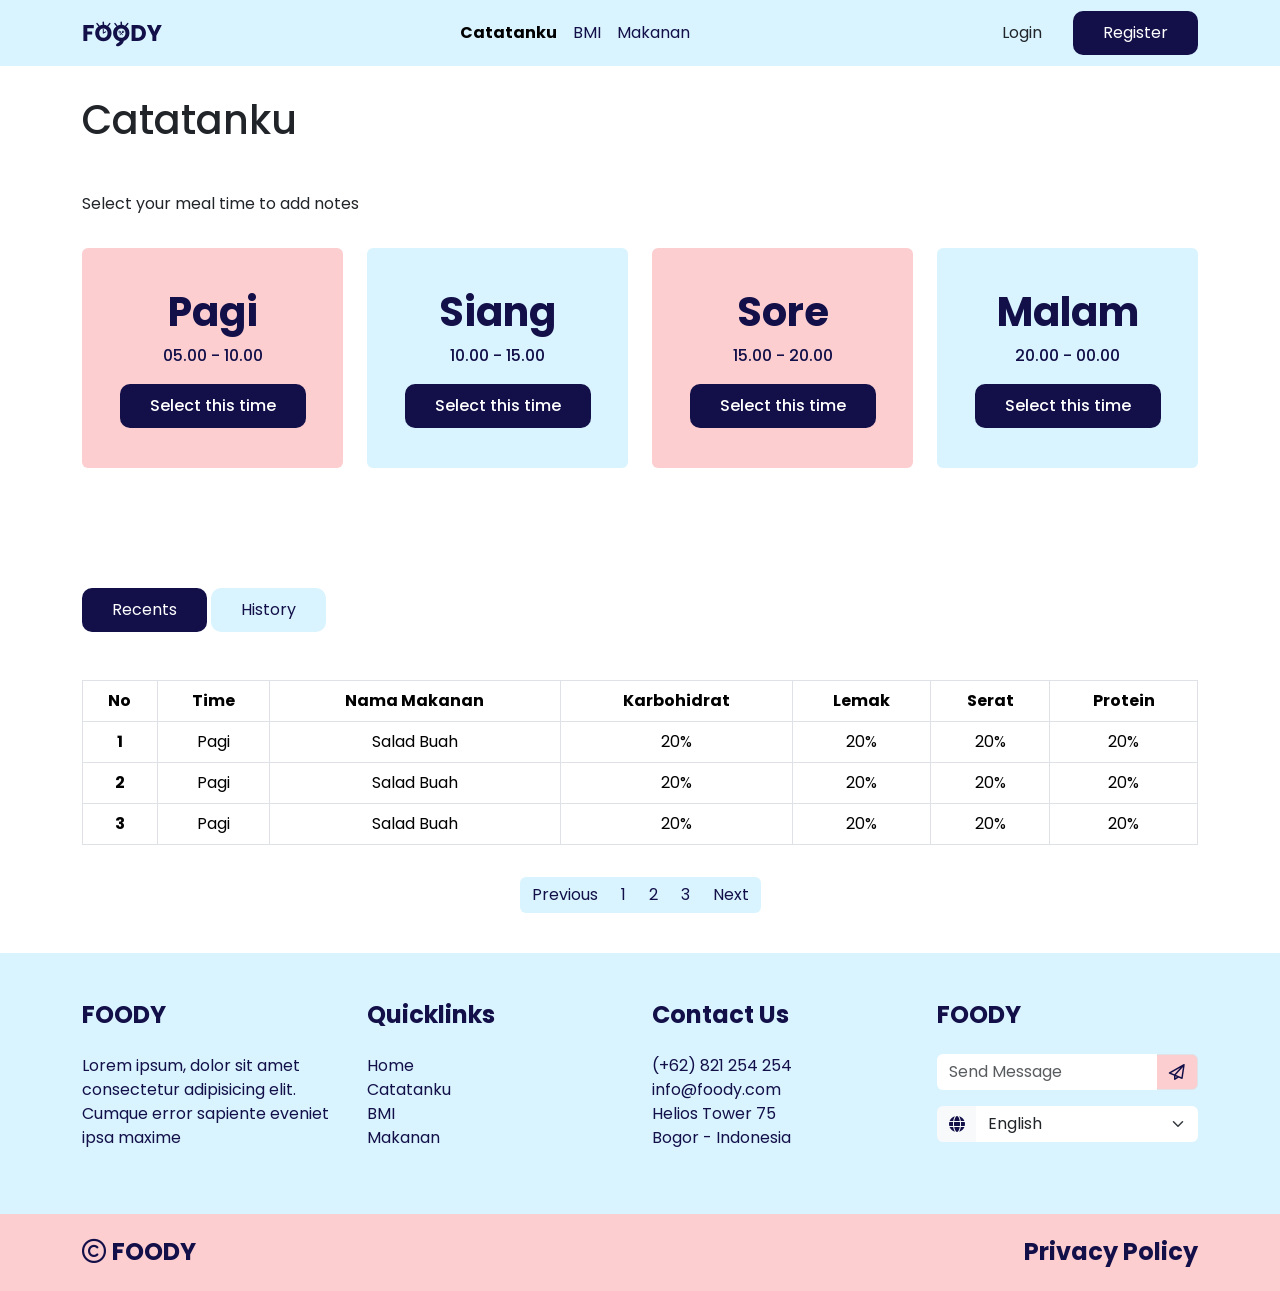
<file: catatanku.html>
<!doctype html>
<html lang="en">
<head>
    <meta charset="utf-8">
    <meta name="viewport" content="width=device-width, initial-scale=1">
    <title>Catatanku</title>
    <link href="https://cdn.jsdelivr.net/npm/bootstrap@5.3.1/dist/css/bootstrap.min.css" rel="stylesheet" integrity="sha384-4bw+/aepP/YC94hEpVNVgiZdgIC5+VKNBQNGCHeKRQN+PtmoHDEXuppvnDJzQIu9" crossorigin="anonymous">
    <link rel="preconnect" href="https://fonts.googleapis.com">
    <link rel="preconnect" href="https://fonts.gstatic.com" crossorigin>
    <link href="https://fonts.googleapis.com/css2?family=Poppins:ital,wght@0,300;0,400;0,500;0,600;0,700;1,600;1,700&family=Source+Sans+3:ital,wght@0,400;0,500;0,600;0,700;1,400;1,500;1,600;1,700&display=swap" rel="stylesheet">
    <link rel="stylesheet" href="https://cdnjs.cloudflare.com/ajax/libs/font-awesome/6.0.0-beta3/css/all.min.css">
    <link rel="stylesheet" href="src/css/style.css">
</head>
<body>
    <nav class="navbar navbar-expand-lg fixed-top biru">
        <div class="container biru">
            <a class="navbar-brand" href="index.html">
                <img src="src/img/logo.svg" alt="foody" width="80" height="40">
            </a>
            <button class="navbar-toggler" type="button" data-bs-toggle="collapse" data-bs-target="#navbarSupportedContent" aria-controls="navbarSupportedContent" aria-expanded="false" aria-label="Toggle navigation">
                <span class="navbar-toggler-icon"></span>
            </button>
            <div class="collapse navbar-collapse" id="navbarSupportedContent">
                <ul class="navbar-nav mx-auto text-center mb-2 mb-lg-0 justify-content-center">
                    <li class="nav-item">
                        <a class="nav-link active fw-bold text-navy" aria-current="page" href="catatanku.html">Catatanku</a>
                    </li>
                    <li class="nav-item">
                        <a class="nav-link text-navy" href="#">BMI</a>
                    </li>
                    <li class="nav-item">
                        <a class="nav-link text-navy" href="makanan.html">Makanan</a>
                    </li>
                </ul>
                <button class="btn" type="submit">Login</button>
                <button class="btn btn-success navy hov-pink border border-0" type="submit">Register</button>
            </div>
        </div>
    </nav>

    <section class="py-5">
        <div class="container py-5">
            <div class="row align-items-center">
                <h1 class="text-start mb-5">Catatanku</h1>
                <p>Select your meal time to add notes</p>
                <div class="col-lg-3 col-md-6 col-sm-12">
                    <div class="card py-4 pink mt-3 mb-3 border border-0">
                        <div class="card-body text-center">
                            <h5 class="card-title display-6 fw-bold">Pagi</h5>
                            <p class="card-text fw-medium">05.00 - 10.00</p>
                            <!-- Button trigger modal -->
                            <button type="button" class="btn btn-primary navy hov-biru fw-medium border border-0" data-bs-toggle="modal" data-bs-target="#exampleModal">
                                Select this time
                            </button>
                            
                            <!-- Modal -->
                            <div class="modal fade" id="exampleModal" tabindex="-1" aria-labelledby="exampleModalLabel" aria-hidden="true">
                                <div class="modal-dialog">
                                    <div class="modal-content">
                                        <div class="modal-header">
                                            <h1 class="modal-title fs-5" id="exampleModalLabel">Pagi</h1>
                                            <button type="button" class="btn-close" data-bs-dismiss="modal" aria-label="Close"></button>
                                        </div>
                                        <div class="modal-body">
                                            <div class="container">
                                                <div class="row">
                                                    <div class="col-lg-6 col-md-6 col-sm-12">
                                                        <select class="form-select form-select-sm mb-3" aria-label="Small select example">
                                                            <option selected>Time</option>
                                                            <option value="1">06.00</option>
                                                            <option value="2">07.00</option>
                                                            <option value="3">08.00</option>
                                                        </select>
                                                    </div>
                                                    <div class="col-lg-6 col-md-6 col-sm-12">
                                                        <select class="form-select form-select-sm mb-3" aria-label="Small select example">
                                                            <option selected>Jumlah Makan</option>
                                                            <option value="1">1</option>
                                                            <option value="2">2</option>
                                                            <option value="3">3</option>
                                                        </select>
                                                    </div>
                                                    <div class="col-lg-12 col-md-12 col-sm-12">
                                                        <div class="input-group mb-3">
                                                            <span class="input-group-text" id="basic-addon1">Nama Makanan</span>
                                                            <input type="text" class="form-control" placeholder="..." aria-label="..." aria-describedby="basic-addon1">
                                                        </div>
                                                    </div>
                                                    <div class="col-lg-6 col-md-6 col-sm-12">
                                                        <select class="form-select form-select-sm mb-3" aria-label="Small select example">
                                                            <option selected>Karbohidrat</option>
                                                            <option value="1">1</option>
                                                            <option value="2">2</option>
                                                            <option value="3">3</option>
                                                        </select>
                                                    </div>
                                                    <div class="col-lg-6 col-md-6 col-sm-12">
                                                        <select class="form-select form-select-sm mb-3" aria-label="Small select example">
                                                            <option selected>Lemak</option>
                                                            <option value="1">1</option>
                                                            <option value="2">2</option>
                                                            <option value="3">3</option>
                                                        </select>
                                                    </div>
                                                    <div class="col-lg-6 col-md-6 col-sm-12">
                                                        <select class="form-select form-select-sm mb-3" aria-label="Small select example">
                                                            <option selected>Serat</option>
                                                            <option value="1">1</option>
                                                            <option value="2">2</option>
                                                            <option value="3">3</option>
                                                        </select>
                                                    </div>
                                                    <div class="col-lg-6 col-md-6 col-sm-12">
                                                        <select class="form-select form-select-sm mb-3" aria-label="Small select example">
                                                            <option selected>Protein</option>
                                                            <option value="1">1</option>
                                                            <option value="2">2</option>
                                                            <option value="3">3</option>
                                                        </select>
                                                    </div>
                                                </div>
                                            </div>
                                        </div>
                                        <div class="modal-footer">
                                            <button type="button" class="btn btn-secondary biru" data-bs-dismiss="modal">Close</button>
                                            <button type="button" class="btn btn-primary navy hov-pink">Save changes</button>
                                        </div>
                                    </div>
                                </div>
                            </div>
                        </div>
                    </div>
                </div>
                <div class="col-lg-3 col-md-6 col-sm-12">
                    <div class="card py-4 biru mt-3 mb-3 border border-0">
                        <div class="card-body text-center">
                            <h5 class="card-title display-6 fw-bold">Siang</h5>
                            <p class="card-text fw-medium">10.00 - 15.00</p>
                            <!-- Button trigger modal -->
                            <button type="button" class="btn btn-primary navy hov-pink fw-medium border border-0" data-bs-toggle="modal" data-bs-target="#exampleModal">
                                Select this time
                            </button>
                            
                            <!-- Modal -->
                            <div class="modal fade" id="exampleModal" tabindex="-1" aria-labelledby="exampleModalLabel" aria-hidden="true">
                                <div class="modal-dialog">
                                    <div class="modal-content">
                                        <div class="modal-header">
                                            <h1 class="modal-title fs-5" id="exampleModalLabel">Pagi</h1>
                                            <button type="button" class="btn-close" data-bs-dismiss="modal" aria-label="Close"></button>
                                        </div>
                                        <div class="modal-body">
                                            <div class="container">
                                                <div class="row">
                                                    <div class="col-lg-6 col-md-6 col-sm-12">
                                                        <select class="form-select form-select-sm mb-3" aria-label="Small select example">
                                                            <option selected>Time</option>
                                                            <option value="1">06.00</option>
                                                            <option value="2">07.00</option>
                                                            <option value="3">08.00</option>
                                                        </select>
                                                    </div>
                                                    <div class="col-lg-6 col-md-6 col-sm-12">
                                                        <select class="form-select form-select-sm mb-3" aria-label="Small select example">
                                                            <option selected>Jumlah Makan</option>
                                                            <option value="1">1</option>
                                                            <option value="2">2</option>
                                                            <option value="3">3</option>
                                                        </select>
                                                    </div>
                                                    <div class="col-lg-12 col-md-12 col-sm-12">
                                                        <div class="input-group mb-3">
                                                            <span class="input-group-text" id="basic-addon1">Nama Makanan</span>
                                                            <input type="text" class="form-control" placeholder="..." aria-label="..." aria-describedby="basic-addon1">
                                                        </div>
                                                    </div>
                                                    <div class="col-lg-6 col-md-6 col-sm-12">
                                                        <select class="form-select form-select-sm mb-3" aria-label="Small select example">
                                                            <option selected>Karbohidrat</option>
                                                            <option value="1">1</option>
                                                            <option value="2">2</option>
                                                            <option value="3">3</option>
                                                        </select>
                                                    </div>
                                                    <div class="col-lg-6 col-md-6 col-sm-12">
                                                        <select class="form-select form-select-sm mb-3" aria-label="Small select example">
                                                            <option selected>Lemak</option>
                                                            <option value="1">1</option>
                                                            <option value="2">2</option>
                                                            <option value="3">3</option>
                                                        </select>
                                                    </div>
                                                    <div class="col-lg-6 col-md-6 col-sm-12">
                                                        <select class="form-select form-select-sm mb-3" aria-label="Small select example">
                                                            <option selected>Serat</option>
                                                            <option value="1">1</option>
                                                            <option value="2">2</option>
                                                            <option value="3">3</option>
                                                        </select>
                                                    </div>
                                                    <div class="col-lg-6 col-md-6 col-sm-12">
                                                        <select class="form-select form-select-sm mb-3" aria-label="Small select example">
                                                            <option selected>Protein</option>
                                                            <option value="1">1</option>
                                                            <option value="2">2</option>
                                                            <option value="3">3</option>
                                                        </select>
                                                    </div>
                                                </div>
                                            </div>
                                        </div>
                                        <div class="modal-footer">
                                            <button type="button" class="btn btn-secondary biru" data-bs-dismiss="modal">Close</button>
                                            <button type="button" class="btn btn-primary navy hov-pink">Save changes</button>
                                        </div>
                                    </div>
                                </div>
                            </div>
                        </div>
                    </div>
                </div>
                <div class="col-lg-3 col-md-6 col-sm-12">
                    <div class="card py-4 pink mt-3 mb-3 border border-0">
                        <div class="card-body text-center">
                            <h5 class="card-title display-6 fw-bold">Sore</h5>
                            <p class="card-text fw-medium">15.00 - 20.00</p>
                            <!-- Button trigger modal -->
                            <button type="button" class="btn btn-primary navy hov-biru fw-medium border border-0" data-bs-toggle="modal" data-bs-target="#exampleModal">
                                Select this time
                            </button>
                            
                            <!-- Modal -->
                            <div class="modal fade" id="exampleModal" tabindex="-1" aria-labelledby="exampleModalLabel" aria-hidden="true">
                                <div class="modal-dialog">
                                    <div class="modal-content">
                                        <div class="modal-header">
                                            <h1 class="modal-title fs-5" id="exampleModalLabel">Pagi</h1>
                                            <button type="button" class="btn-close" data-bs-dismiss="modal" aria-label="Close"></button>
                                        </div>
                                        <div class="modal-body">
                                            <div class="container">
                                                <div class="row">
                                                    <div class="col-lg-6 col-md-6 col-sm-12">
                                                        <select class="form-select form-select-sm mb-3" aria-label="Small select example">
                                                            <option selected>Time</option>
                                                            <option value="1">06.00</option>
                                                            <option value="2">07.00</option>
                                                            <option value="3">08.00</option>
                                                        </select>
                                                    </div>
                                                    <div class="col-lg-6 col-md-6 col-sm-12">
                                                        <select class="form-select form-select-sm mb-3" aria-label="Small select example">
                                                            <option selected>Jumlah Makan</option>
                                                            <option value="1">1</option>
                                                            <option value="2">2</option>
                                                            <option value="3">3</option>
                                                        </select>
                                                    </div>
                                                    <div class="col-lg-12 col-md-12 col-sm-12">
                                                        <div class="input-group mb-3">
                                                            <span class="input-group-text" id="basic-addon1">Nama Makanan</span>
                                                            <input type="text" class="form-control" placeholder="..." aria-label="..." aria-describedby="basic-addon1">
                                                        </div>
                                                    </div>
                                                    <div class="col-lg-6 col-md-6 col-sm-12">
                                                        <select class="form-select form-select-sm mb-3" aria-label="Small select example">
                                                            <option selected>Karbohidrat</option>
                                                            <option value="1">1</option>
                                                            <option value="2">2</option>
                                                            <option value="3">3</option>
                                                        </select>
                                                    </div>
                                                    <div class="col-lg-6 col-md-6 col-sm-12">
                                                        <select class="form-select form-select-sm mb-3" aria-label="Small select example">
                                                            <option selected>Lemak</option>
                                                            <option value="1">1</option>
                                                            <option value="2">2</option>
                                                            <option value="3">3</option>
                                                        </select>
                                                    </div>
                                                    <div class="col-lg-6 col-md-6 col-sm-12">
                                                        <select class="form-select form-select-sm mb-3" aria-label="Small select example">
                                                            <option selected>Serat</option>
                                                            <option value="1">1</option>
                                                            <option value="2">2</option>
                                                            <option value="3">3</option>
                                                        </select>
                                                    </div>
                                                    <div class="col-lg-6 col-md-6 col-sm-12">
                                                        <select class="form-select form-select-sm mb-3" aria-label="Small select example">
                                                            <option selected>Protein</option>
                                                            <option value="1">1</option>
                                                            <option value="2">2</option>
                                                            <option value="3">3</option>
                                                        </select>
                                                    </div>
                                                </div>
                                            </div>
                                        </div>
                                        <div class="modal-footer">
                                            <button type="button" class="btn btn-secondary biru" data-bs-dismiss="modal">Close</button>
                                            <button type="button" class="btn btn-primary navy hov-pink">Save changes</button>
                                        </div>
                                    </div>
                                </div>
                            </div>
                        </div>
                    </div>
                </div>
                <div class="col-lg-3 col-md-6 col-sm-12">
                    <div class="card py-4 biru mt-3 mb-3 border border-0">
                        <div class="card-body text-center">
                            <h5 class="card-title display-6 fw-bold">Malam</h5>
                            <p class="card-text fw-medium">20.00 - 00.00</p>
                            <!-- Button trigger modal -->
                            <button type="button" class="btn btn-primary navy hov-pink fw-medium border border-0" data-bs-toggle="modal" data-bs-target="#exampleModal">
                                Select this time
                            </button>
                            
                            <!-- Modal -->
                            <div class="modal fade" id="exampleModal" tabindex="-1" aria-labelledby="exampleModalLabel" aria-hidden="true">
                                <div class="modal-dialog">
                                    <div class="modal-content">
                                        <div class="modal-header">
                                            <h1 class="modal-title fs-5" id="exampleModalLabel">Pagi</h1>
                                            <button type="button" class="btn-close" data-bs-dismiss="modal" aria-label="Close"></button>
                                        </div>
                                        <div class="modal-body">
                                            <div class="container">
                                                <div class="row">
                                                    <div class="col-lg-6 col-md-6 col-sm-12">
                                                        <select class="form-select form-select-sm mb-3" aria-label="Small select example">
                                                            <option selected>Time</option>
                                                            <option value="1">06.00</option>
                                                            <option value="2">07.00</option>
                                                            <option value="3">08.00</option>
                                                        </select>
                                                    </div>
                                                    <div class="col-lg-6 col-md-6 col-sm-12">
                                                        <select class="form-select form-select-sm mb-3" aria-label="Small select example">
                                                            <option selected>Jumlah Makan</option>
                                                            <option value="1">1</option>
                                                            <option value="2">2</option>
                                                            <option value="3">3</option>
                                                        </select>
                                                    </div>
                                                    <div class="col-lg-12 col-md-12 col-sm-12">
                                                        <div class="input-group mb-3">
                                                            <span class="input-group-text" id="basic-addon1">Nama Makanan</span>
                                                            <input type="text" class="form-control" placeholder="..." aria-label="..." aria-describedby="basic-addon1">
                                                        </div>
                                                    </div>
                                                    <div class="col-lg-6 col-md-6 col-sm-12">
                                                        <select class="form-select form-select-sm mb-3" aria-label="Small select example">
                                                            <option selected>Karbohidrat</option>
                                                            <option value="1">1</option>
                                                            <option value="2">2</option>
                                                            <option value="3">3</option>
                                                        </select>
                                                    </div>
                                                    <div class="col-lg-6 col-md-6 col-sm-12">
                                                        <select class="form-select form-select-sm mb-3" aria-label="Small select example">
                                                            <option selected>Lemak</option>
                                                            <option value="1">1</option>
                                                            <option value="2">2</option>
                                                            <option value="3">3</option>
                                                        </select>
                                                    </div>
                                                    <div class="col-lg-6 col-md-6 col-sm-12">
                                                        <select class="form-select form-select-sm mb-3" aria-label="Small select example">
                                                            <option selected>Serat</option>
                                                            <option value="1">1</option>
                                                            <option value="2">2</option>
                                                            <option value="3">3</option>
                                                        </select>
                                                    </div>
                                                    <div class="col-lg-6 col-md-6 col-sm-12">
                                                        <select class="form-select form-select-sm mb-3" aria-label="Small select example">
                                                            <option selected>Protein</option>
                                                            <option value="1">1</option>
                                                            <option value="2">2</option>
                                                            <option value="3">3</option>
                                                        </select>
                                                    </div>
                                                </div>
                                            </div>
                                        </div>
                                        <div class="modal-footer">
                                            <button type="button" class="btn btn-secondary biru" data-bs-dismiss="modal">Close</button>
                                            <button type="button" class="btn btn-primary navy hov-pink">Save changes</button>
                                        </div>
                                    </div>
                                </div>
                            </div>
                        </div>
                    </div>
                </div>
            </div>
                
        </div>
    </section>

    <section class="py-2">
        <div class="container">
            <div class="row">
                <div class="col-lg-12 col-md-12 col-sm-12 pb-5">
                    <a href="#" class="btn btn-primary navy hov-pink border border-0 navy">Recents</a>
                    <a href="#" class="btn btn-primary biru hov-navy border border-0 biru">History</a>
                </div>
            </div>
            <div class="row">
                <div class="col-lg-12 col-md-12 col-sm-12 text-center">
                    <table class="table table-bordered">
                        <thead>
                            <tr>
                                <th scope="col">No</th>
                                <th scope="col">Time</th>
                                <th scope="col">Nama Makanan</th>
                                <th scope="col">Karbohidrat</th>
                                <th scope="col">Lemak</th>
                                <th scope="col">Serat</th>
                                <th scope="col">Protein</th>
                            </tr>
                        </thead>
                        <tbody>
                            <tr>
                                <th scope="row">1</th>
                                <td>Pagi</td>
                                <td>Salad Buah</td>
                                <td>20%</td>
                                <td>20%</td>
                                <td>20%</td>
                                <td>20%</td>
                            </tr>
                            <tr>
                                <th scope="row">2</th>
                                <td>Pagi</td>
                                <td>Salad Buah</td>
                                <td>20%</td>
                                <td>20%</td>
                                <td>20%</td>
                                <td>20%</td>
                            </tr>
                            <tr>
                                <th scope="row">3</th>
                                <td>Pagi</td>
                                <td>Salad Buah</td>
                                <td>20%</td>
                                <td>20%</td>
                                <td>20%</td>
                                <td>20%</td>
                            </tr>
                        </tbody>
                    </table>
                    <div class="d-flex justify-content-center py-3">
                        <nav aria-label="Page navigation example">
                            <ul class="pagination">
                                <li class="page-item"><a class="page-link biru hov-navy border-0" href="#">Previous</a></li>
                                <li class="page-item"><a class="page-link biru hov-navy border-0" href="#">1</a></li>
                                <li class="page-item"><a class="page-link biru hov-navy border-0" href="#">2</a></li>
                                <li class="page-item"><a class="page-link biru hov-navy border-0" href="#">3</a></li>
                                <li class="page-item"><a class="page-link biru hov-navy border-0" href="#">Next</a></li>
                            </ul>
                        </nav>
                    </div>
                </div>
            </div>
        </div>
    </section>

    <footer class="biru">
        <div class="container py-5">
            <div class="row">
                <div class="col-lg-3 col-md-6 col-sm-12 pt-lg-0 pt-md-2 pt-sm-4">
                    <h4 class="fw-bold pb-3">FOODY</h4>
                    <p>Lorem ipsum, dolor sit amet consectetur adipisicing elit. Cumque error sapiente eveniet ipsa maxime</p>
                </div>
                <div class="col-lg-3 col-md-6 col-sm-12 pt-lg-0 pt-md-2 pt-sm-4">
                    <h4 class="fw-bold pb-3">Quicklinks</h4>
                    <a href="#" class="text-decoration-none text-navy">Home</a><br>
                    <a href="#" class="text-decoration-none text-navy">Catatanku</a><br>
                    <a href="#" class="text-decoration-none text-navy">BMI</a><br>
                    <a href="#" class="text-decoration-none text-navy">Makanan</a>
                </div>
                <div class="col-lg-3 col-md-6 col-sm-12 pt-lg-0 pt-md-2 pt-sm-4">
                    <h4 class="fw-bold pb-3">Contact Us</h4>
                    <p>(+62) 821 254 254
                        info@foody.com <br>
                        Helios Tower 75 <br>
                        Bogor - Indonesia</p>
                </div>
                <div class="col-lg-3 col-md-6 col-sm-12 pt-lg-0 pt-md-2 pt-sm-4">
                    <h4 class="fw-bold pb-3">FOODY</h4>
                    <div class="input-group flex-nowrap">
                        <input type="text" class="form-control border border-0" placeholder="Send Message" aria-label="Username" aria-describedby="addon-wrapping">
                        <span class="input-group-text pink" id="addon-wrapping"><i class="fa-regular fa-paper-plane"></i></span>
                    </div>
                    <div class="input-group flex-nowrap pt-3">
                        <span class="input-group-text border border-0" id="addon-wrapping"><i class="fa-solid fa-globe" style="color: #131049;"></i></span>
                        <select class="form-select border border-0" id="floatingSelectGrid">
                            <option selected>English</option>
                            <option value="1">Indonesia</option>
                        </select>
                    </div>
                </div>
            </div>
        </div>
    </footer>

    <footer class="pink py-3">
        <div class="container">
            <div class="row pink d-flex justify-content-between align-items-center">
                <div class="col-lg-6 col-md-6 col-sm-12 pt-2">
                    <h4 class="fw-bold"><i class="fa-regular fa-copyright"></i> FOODY</h4>
                </div>
                <div class="col-lg-6 col-md-6 col-sm-12 pt-2 text-end">
                    <h4 class="fw-bold">Privacy Policy</h4>
                </div>
            </div>
        </div>
    </footer>

    <script src="https://cdn.jsdelivr.net/npm/bootstrap@5.3.1/dist/js/bootstrap.bundle.min.js" integrity="sha384-HwwvtgBNo3bZJJLYd8oVXjrBZt8cqVSpeBNS5n7C8IVInixGAoxmnlMuBnhbgrkm" crossorigin="anonymous"></script>
</body>
</html>
</file>
<file: src/css/style.css>
* {
    margin: 0;
    padding: 0;
    font-family: 'Poppins', sans-serif;
}

body::-webkit-scrollbar {
    width: 0.25rem;
}
body::-webkit-scrollbar-track {
    background: #22110C;
}
body::-webkit-scrollbar-thumb {
    background: #91d8ef;
}

.pink {
    background-color: #FDCED0;
    color: #131049;
}

.navy {
    background-color: #131049;
}

.text-navy {
    color: #131049;
}

.hov-pink:hover {
    background-color: #FDCED0;
    color: #131049;
}

.biru {
    background-color: #D9F4FF;
    color: #131049;
}

.hov-navy:hover {
    background-color: #131049;
    color: #D9F4FF;
}

.hov-biru:hover {
    background-color: #D9F4FF;
    color: #131049;
}

.btn {
    padding: 10px 30px;
    border-radius: 10px;
}

.linear-1 {
    background: var(--linear-1, linear-gradient(210deg, #FDCED0 10.95%, #D9F4FF 86.63%));
}
</file>
